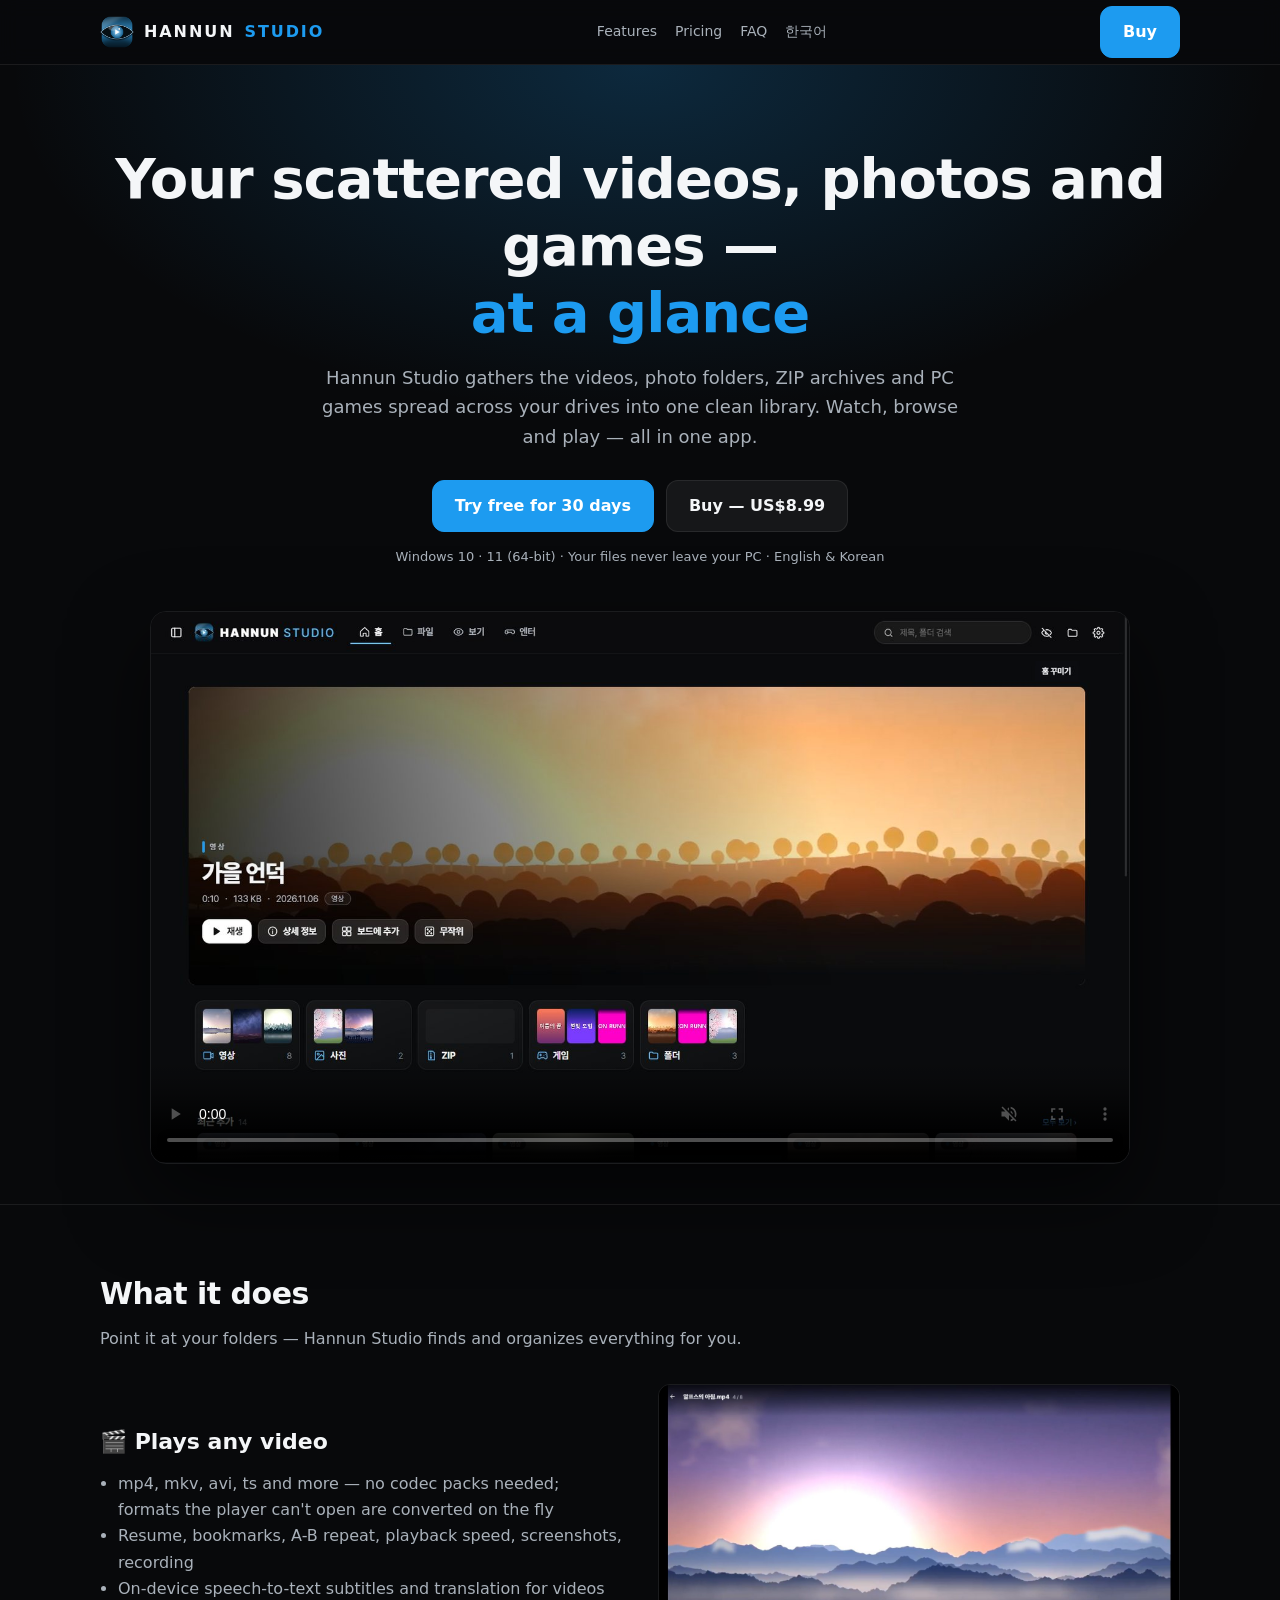
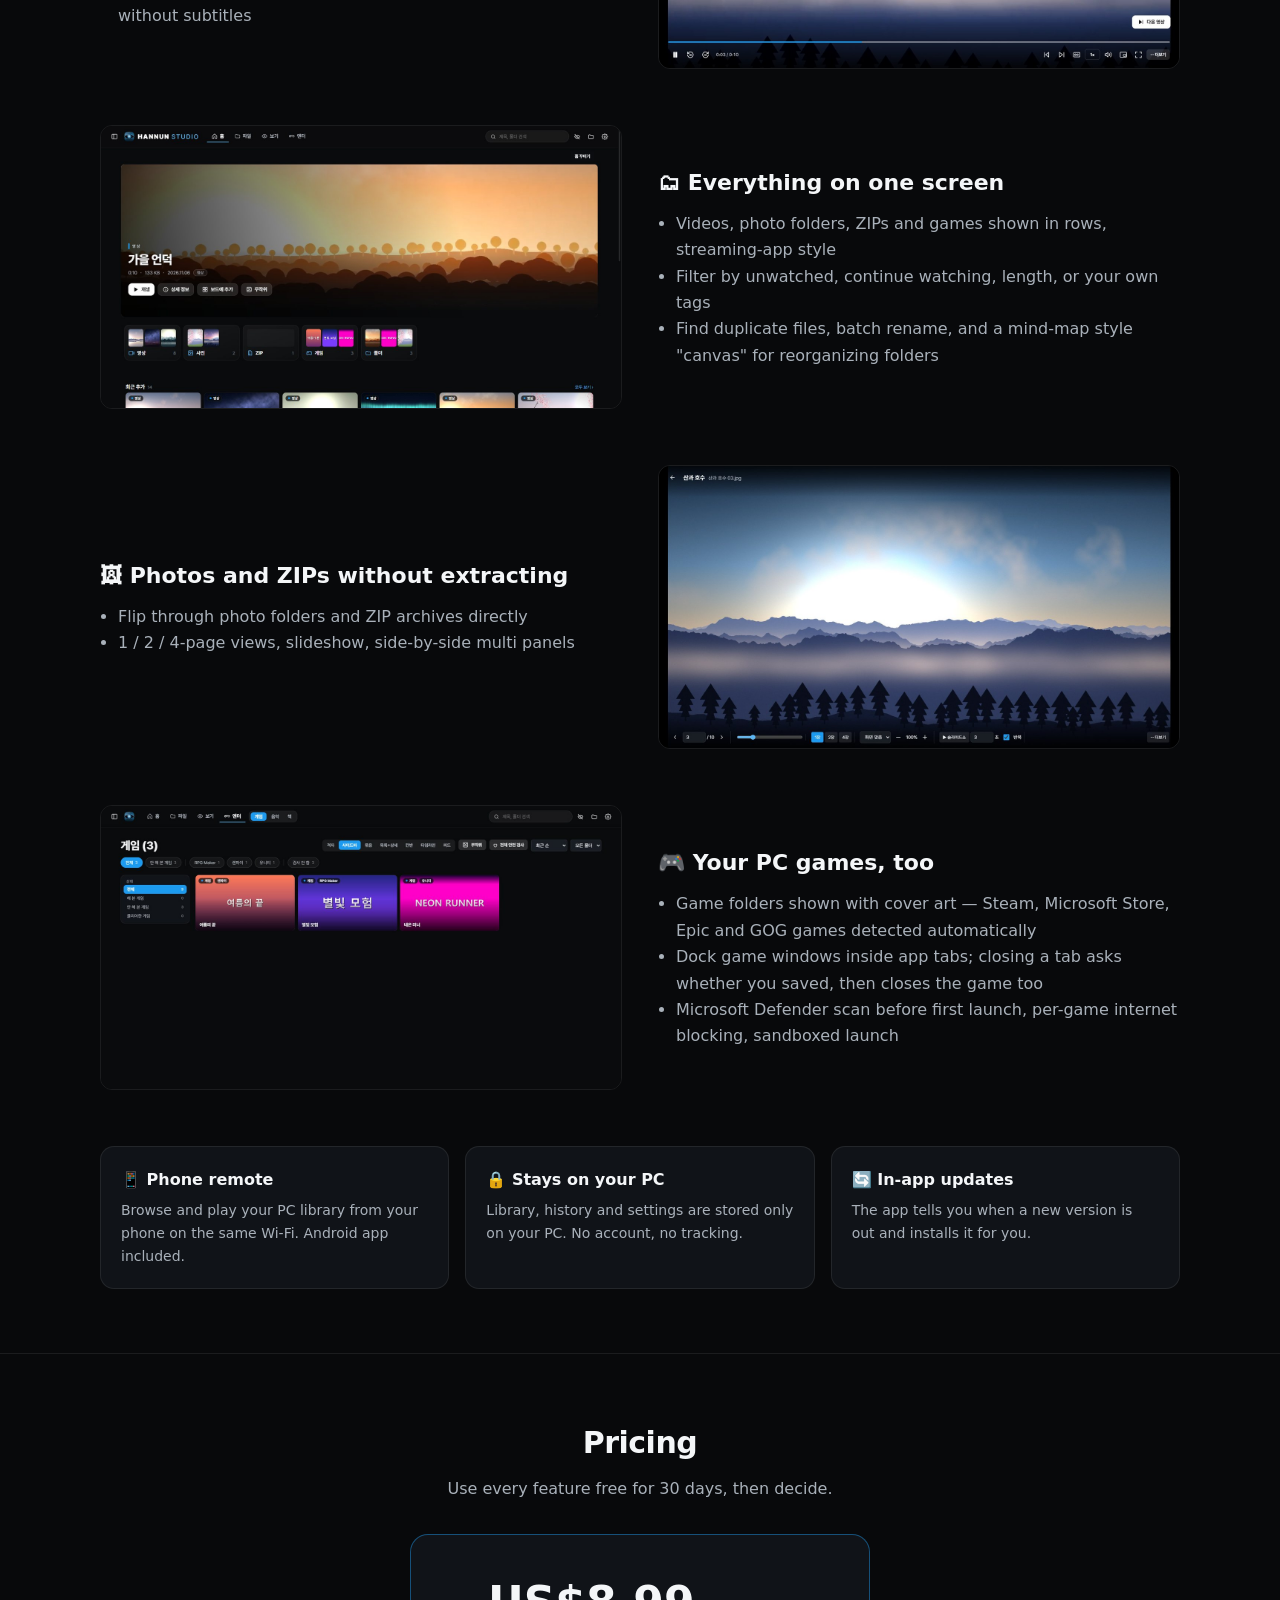
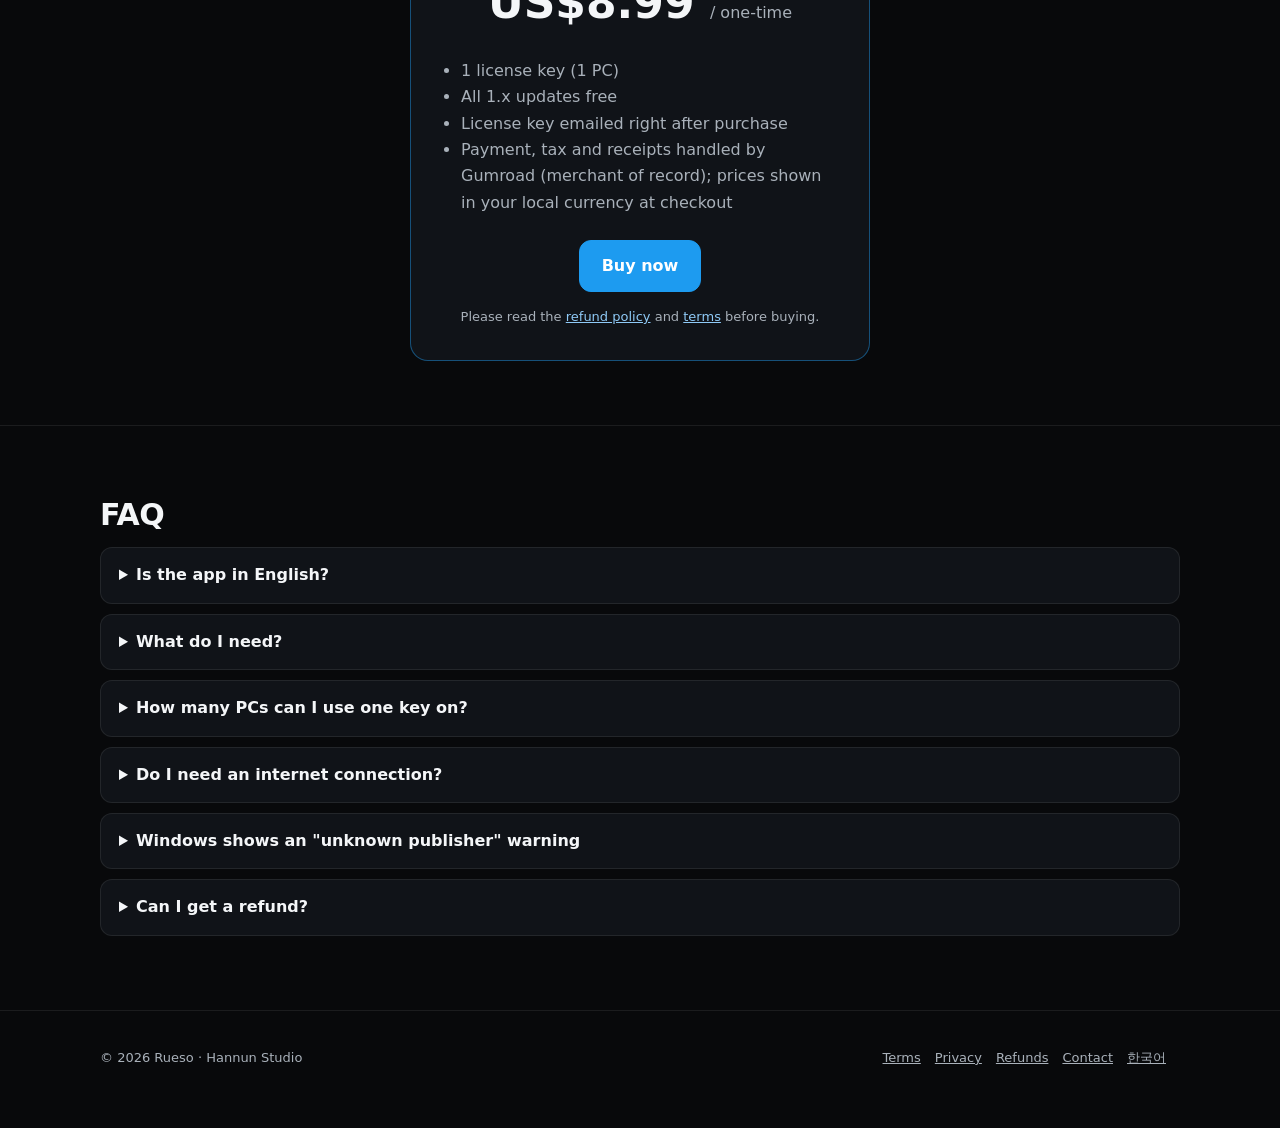
<file: en/index.html>
<!doctype html>
<html lang="en">
<head>
<meta charset="utf-8">
<meta name="viewport" content="width=device-width, initial-scale=1">
<title>Hannun Studio — your videos, photos and games in one place</title>
<meta name="description" content="A Windows desktop app that organizes the videos, photo folders, ZIP archives and PC games scattered across your drives into one library.">
<link rel="icon" href="../img/logo.png">
<link rel="stylesheet" href="../style.css">
</head>
<body>
<header class="top"><div class="wrap">
  <a class="brand" href="./"><img src="../img/logo.png" alt="">HANNUN <span>STUDIO</span></a>
  <nav class="links"><a href="#features">Features</a><a href="#price">Pricing</a><a href="#faq">FAQ</a><a href="../">한국어</a></nav>
  <a class="btn primary" href="https://8444065425927.gumroad.com/l/hannunstudio-en">Buy</a>
</div></header>

<div class="hero"><div class="wrap">
  <h1>Your scattered videos, photos and games —<br><em>at a glance</em></h1>
  <p>Hannun Studio gathers the videos, photo folders, ZIP archives and PC games spread across your drives into one clean library. Watch, browse and play — all in one app.</p>
  <div class="cta">
    <a class="btn primary" href="https://github.com/hannunstudio/hannunstudio.github.io/releases/latest/download/HannunStudio-Setup.exe">Try free for 30 days</a>
    <a class="btn" href="#price">Buy — US$8.99</a>
  </div>
  <small>Windows 10 · 11 (64-bit) · Your files never leave your PC · English &amp; Korean</small>
  <div class="video"><video src="../img/promo.mp4" poster="../img/banner.jpg" autoplay muted loop playsinline controls></video></div>
</div></div>

<section id="features"><div class="wrap">
  <h2>What it does</h2>
  <p class="lead">Point it at your folders — Hannun Studio finds and organizes everything for you.</p>

  <div class="feat">
    <div><h3>🎬 Plays any video</h3><ul>
      <li>mp4, mkv, avi, ts and more — no codec packs needed; formats the player can't open are converted on the fly</li>
      <li>Resume, bookmarks, A-B repeat, playback speed, screenshots, recording</li>
      <li>On-device speech-to-text subtitles and translation for videos without subtitles</li>
    </ul></div>
    <div class="shot"><img src="../img/player.jpg" alt="Video player" loading="lazy"></div>
  </div>

  <div class="feat">
    <div><h3>🗂 Everything on one screen</h3><ul>
      <li>Videos, photo folders, ZIPs and games shown in rows, streaming-app style</li>
      <li>Filter by unwatched, continue watching, length, or your own tags</li>
      <li>Find duplicate files, batch rename, and a mind-map style "canvas" for reorganizing folders</li>
    </ul></div>
    <div class="shot"><img src="../img/home.jpg" alt="Home screen" loading="lazy"></div>
  </div>

  <div class="feat">
    <div><h3>🖼 Photos and ZIPs without extracting</h3><ul>
      <li>Flip through photo folders and ZIP archives directly</li>
      <li>1 / 2 / 4-page views, slideshow, side-by-side multi panels</li>
    </ul></div>
    <div class="shot"><img src="../img/viewer.jpg" alt="Photo viewer" loading="lazy"></div>
  </div>

  <div class="feat">
    <div><h3>🎮 Your PC games, too</h3><ul>
      <li>Game folders shown with cover art — Steam, Microsoft Store, Epic and GOG games detected automatically</li>
      <li>Dock game windows inside app tabs; closing a tab asks whether you saved, then closes the game too</li>
      <li>Microsoft Defender scan before first launch, per-game internet blocking, sandboxed launch</li>
    </ul></div>
    <div class="shot"><img src="../img/games.jpg" alt="Game library" loading="lazy"></div>
  </div>

  <div class="grid3">
    <div class="card"><b>📱 Phone remote</b><p>Browse and play your PC library from your phone on the same Wi-Fi. Android app included.</p></div>
    <div class="card"><b>🔒 Stays on your PC</b><p>Library, history and settings are stored only on your PC. No account, no tracking.</p></div>
    <div class="card"><b>🔄 In-app updates</b><p>The app tells you when a new version is out and installs it for you.</p></div>
  </div>
</div></section>

<section id="price"><div class="wrap">
  <h2 style="text-align:center">Pricing</h2>
  <p class="lead" style="text-align:center">Use every feature free for 30 days, then decide.</p>
  <div class="price">
    <div class="amt">US$8.99 <small>/ one-time</small></div>
    <ul>
      <li>1 license key (1 PC)</li>
      <li>All 1.x updates free</li>
      <li>License key emailed right after purchase</li>
      <li>Payment, tax and receipts handled by Gumroad (merchant of record); prices shown in your local currency at checkout</li>
    </ul>
    <a class="btn primary" href="https://8444065425927.gumroad.com/l/hannunstudio-en">Buy now</a>
    <p style="color:var(--text2);font-size:13px;margin:14px 0 0">Please read the <a href="refund.html">refund policy</a> and <a href="terms.html">terms</a> before buying.</p>
  </div>
</div></section>

<section id="faq"><div class="wrap">
  <h2>FAQ</h2>
  <details><summary>Is the app in English?</summary><p>Yes. The app and the phone app come in English and Korean, following your Windows (and phone) language. You can switch in Settings → Display → Language.</p></details>
  <details><summary>What do I need?</summary><p>Windows 10 or 11 (64-bit). macOS is not supported yet.</p></details>
  <details><summary>How many PCs can I use one key on?</summary><p>One PC. When you change PCs, remove the key in Settings → About and register it on the new PC.</p></details>
  <details><summary>Do I need an internet connection?</summary><p>Only to register the license key and to download updates. Everything else works offline.</p></details>
  <details><summary>Windows shows an "unknown publisher" warning</summary><p>The app is made by an independent developer and is not code-signed yet. Click "More info → Run anyway" to install.</p></details>
  <details><summary>Can I get a refund?</summary><p>Yes — full refund within 14 days of purchase. See the <a href="refund.html">refund policy</a>.</p></details>
</div></section>

<footer><div class="wrap">
  <div>© 2026 Rueso · Hannun Studio</div>
  <div><a href="terms.html">Terms</a><a href="privacy.html">Privacy</a><a href="refund.html">Refunds</a><a href="mailto:yns747@gmail.com">Contact</a><a href="../">한국어</a></div>
</div></footer>
</body>
</html>
</file>
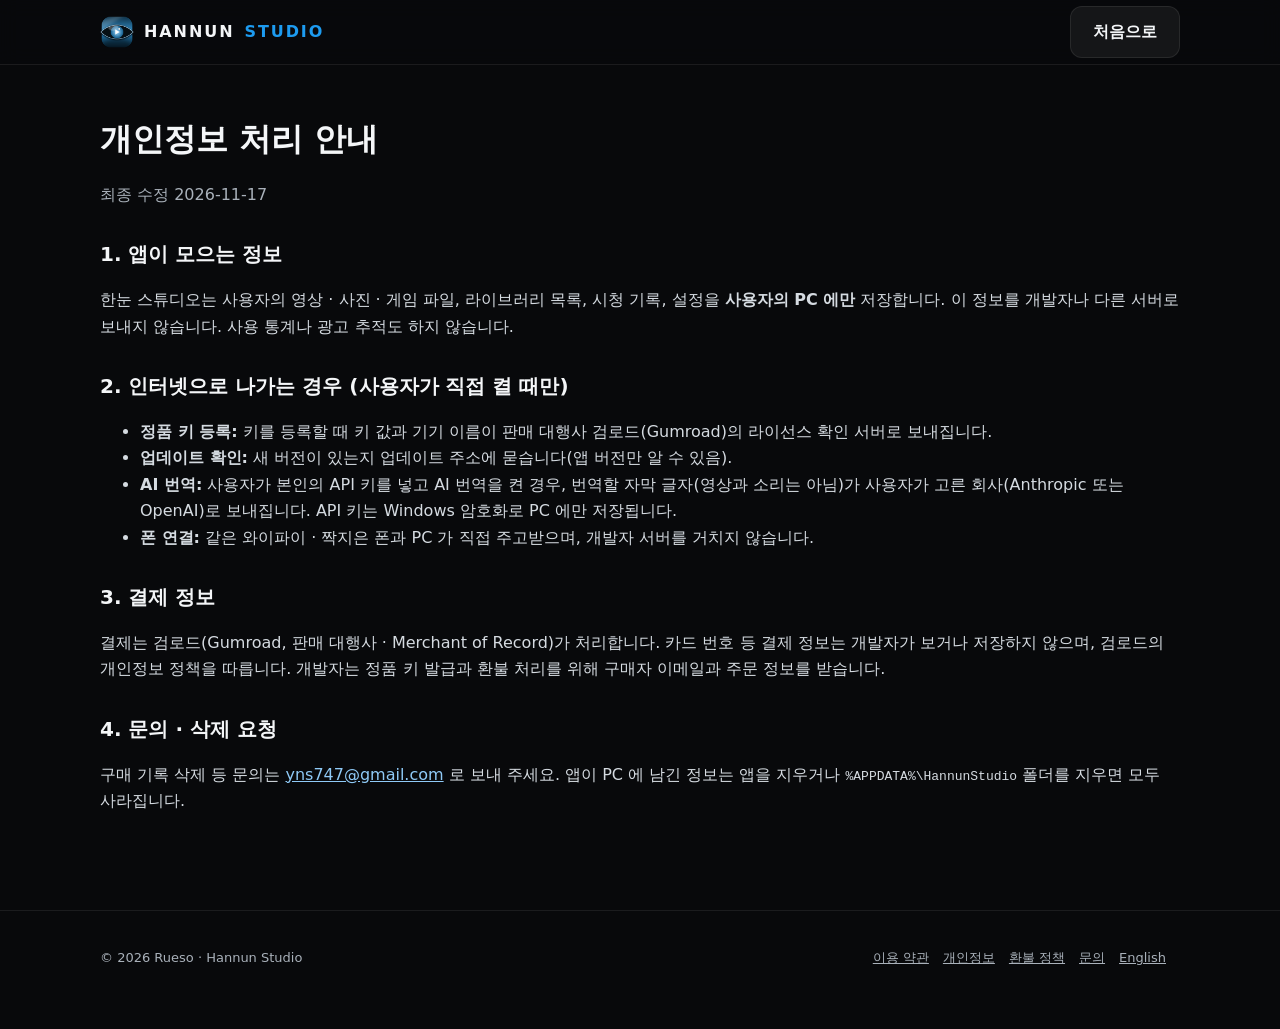
<file: privacy.html>
<!doctype html>
<html lang="ko"><head><meta charset="utf-8"><meta name="viewport" content="width=device-width, initial-scale=1"><title>개인정보 — 한눈 스튜디오</title><link rel="icon" href="img/logo.png"><link rel="stylesheet" href="style.css"></head><body>
<header class="top"><div class="wrap"><a class="brand" href="index.html"><img src="img/logo.png" alt="">HANNUN <span>STUDIO</span></a><a class="btn" href="index.html">처음으로</a></div></header>
<main class="doc"><div class="wrap">
<h1>개인정보 처리 안내</h1>
<p class="muted">최종 수정 2026-11-17</p>

<h2>1. 앱이 모으는 정보</h2>
<p>한눈 스튜디오는 사용자의 영상 · 사진 · 게임 파일, 라이브러리 목록, 시청 기록, 설정을 <b>사용자의 PC 에만</b> 저장합니다. 이 정보를 개발자나 다른 서버로 보내지 않습니다. 사용 통계나 광고 추적도 하지 않습니다.</p>

<h2>2. 인터넷으로 나가는 경우 (사용자가 직접 켤 때만)</h2>
<ul>
<li><b>정품 키 등록:</b> 키를 등록할 때 키 값과 기기 이름이 판매 대행사 검로드(Gumroad)의 라이선스 확인 서버로 보내집니다.</li>
<li><b>업데이트 확인:</b> 새 버전이 있는지 업데이트 주소에 묻습니다(앱 버전만 알 수 있음).</li>
<li><b>AI 번역:</b> 사용자가 본인의 API 키를 넣고 AI 번역을 켠 경우, 번역할 자막 글자(영상과 소리는 아님)가 사용자가 고른 회사(Anthropic 또는 OpenAI)로 보내집니다. API 키는 Windows 암호화로 PC 에만 저장됩니다.</li>
<li><b>폰 연결:</b> 같은 와이파이 · 짝지은 폰과 PC 가 직접 주고받으며, 개발자 서버를 거치지 않습니다.</li>
</ul>

<h2>3. 결제 정보</h2>
<p>결제는 검로드(Gumroad, 판매 대행사 · Merchant of Record)가 처리합니다. 카드 번호 등 결제 정보는 개발자가 보거나 저장하지 않으며, 검로드의 개인정보 정책을 따릅니다. 개발자는 정품 키 발급과 환불 처리를 위해 구매자 이메일과 주문 정보를 받습니다.</p>

<h2>4. 문의 · 삭제 요청</h2>
<p>구매 기록 삭제 등 문의는 <a href="mailto:yns747@gmail.com">yns747@gmail.com</a> 로 보내 주세요. 앱이 PC 에 남긴 정보는 앱을 지우거나 <code>%APPDATA%\HannunStudio</code> 폴더를 지우면 모두 사라집니다.</p>
</div></main>
<footer><div class="wrap"><div>© 2026 Rueso · Hannun Studio</div><div><a href="terms.html">이용 약관</a><a href="privacy.html">개인정보</a><a href="refund.html">환불 정책</a><a href="mailto:yns747@gmail.com">문의</a><a href="en/">English</a></div></div></footer>
</body></html>
</file>
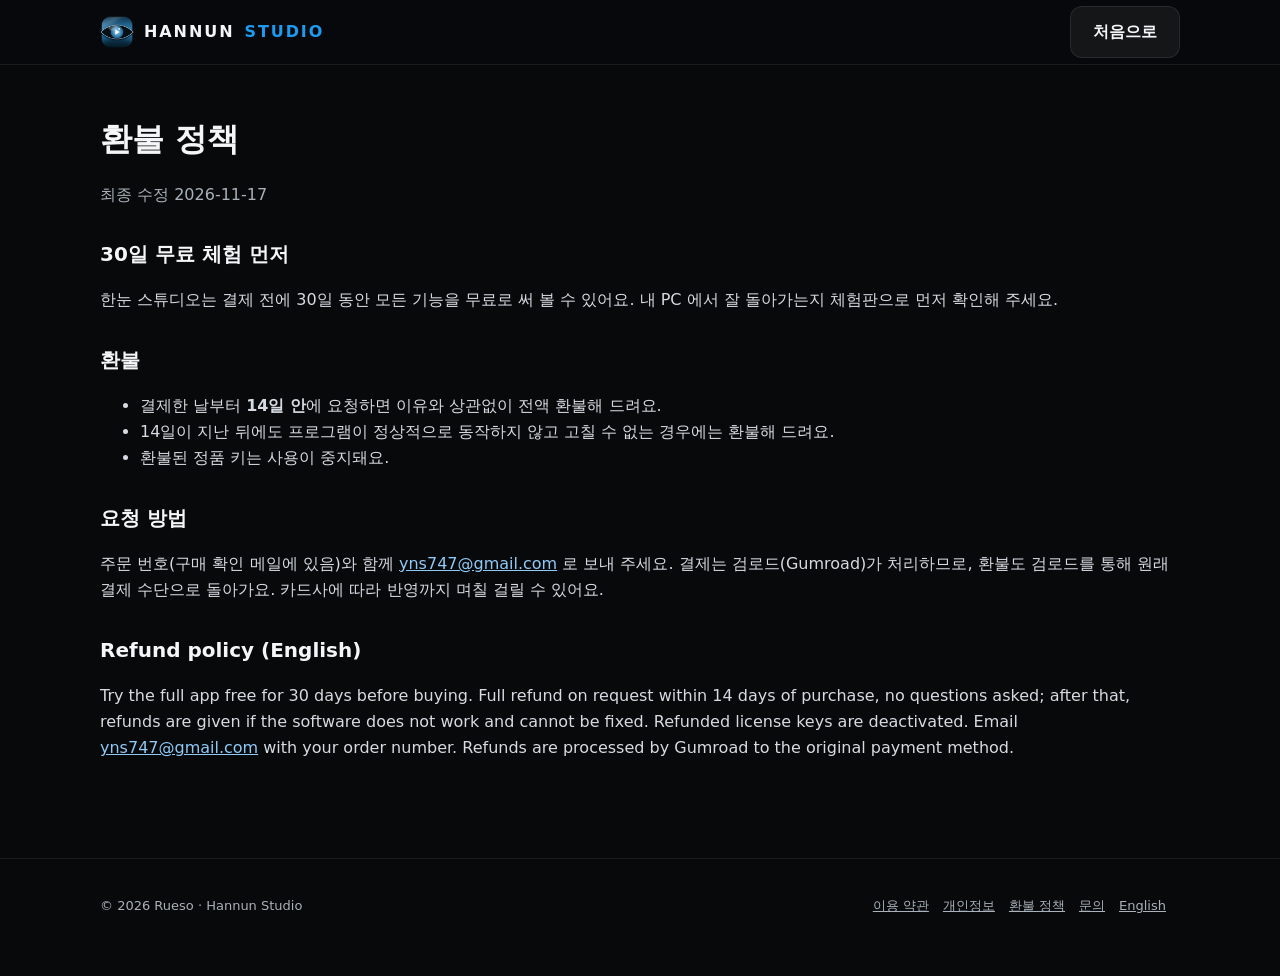
<file: refund.html>
<!doctype html>
<html lang="ko"><head><meta charset="utf-8"><meta name="viewport" content="width=device-width, initial-scale=1"><title>환불 정책 — 한눈 스튜디오</title><link rel="icon" href="img/logo.png"><link rel="stylesheet" href="style.css"></head><body>
<header class="top"><div class="wrap"><a class="brand" href="index.html"><img src="img/logo.png" alt="">HANNUN <span>STUDIO</span></a><a class="btn" href="index.html">처음으로</a></div></header>
<main class="doc"><div class="wrap">
<h1>환불 정책</h1>
<p class="muted">최종 수정 2026-11-17</p>

<h2>30일 무료 체험 먼저</h2>
<p>한눈 스튜디오는 결제 전에 30일 동안 모든 기능을 무료로 써 볼 수 있어요. 내 PC 에서 잘 돌아가는지 체험판으로 먼저 확인해 주세요.</p>

<h2>환불</h2>
<ul>
<li>결제한 날부터 <b>14일 안</b>에 요청하면 이유와 상관없이 전액 환불해 드려요.</li>
<li>14일이 지난 뒤에도 프로그램이 정상적으로 동작하지 않고 고칠 수 없는 경우에는 환불해 드려요.</li>
<li>환불된 정품 키는 사용이 중지돼요.</li>
</ul>

<h2>요청 방법</h2>
<p>주문 번호(구매 확인 메일에 있음)와 함께 <a href="mailto:yns747@gmail.com">yns747@gmail.com</a> 로 보내 주세요. 결제는 검로드(Gumroad)가 처리하므로, 환불도 검로드를 통해 원래 결제 수단으로 돌아가요. 카드사에 따라 반영까지 며칠 걸릴 수 있어요.</p>

<h2 id="en">Refund policy (English)</h2>
<p>Try the full app free for 30 days before buying. Full refund on request within 14 days of purchase, no questions asked; after that, refunds are given if the software does not work and cannot be fixed. Refunded license keys are deactivated. Email <a href="mailto:yns747@gmail.com">yns747@gmail.com</a> with your order number. Refunds are processed by Gumroad to the original payment method.</p>
</div></main>
<footer><div class="wrap"><div>© 2026 Rueso · Hannun Studio</div><div><a href="terms.html">이용 약관</a><a href="privacy.html">개인정보</a><a href="refund.html">환불 정책</a><a href="mailto:yns747@gmail.com">문의</a><a href="en/">English</a></div></div></footer>
</body></html>
</file>
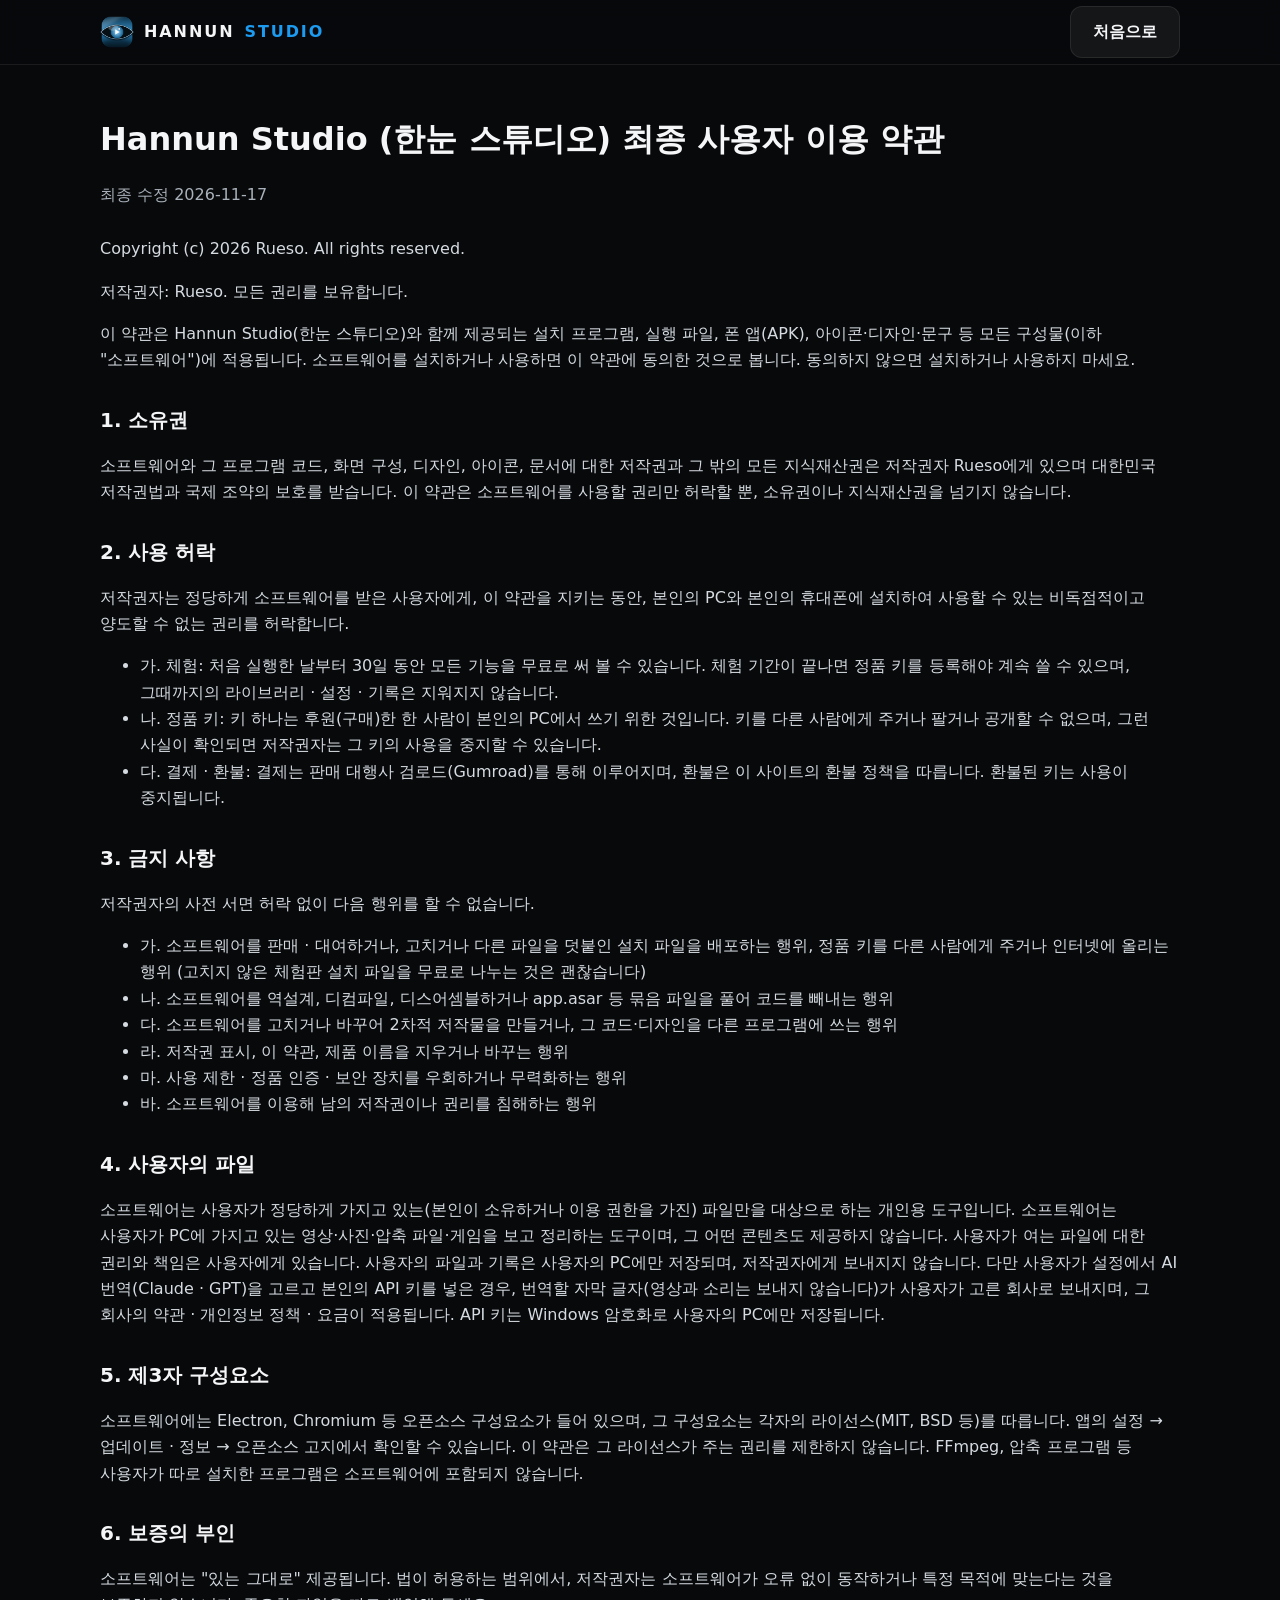
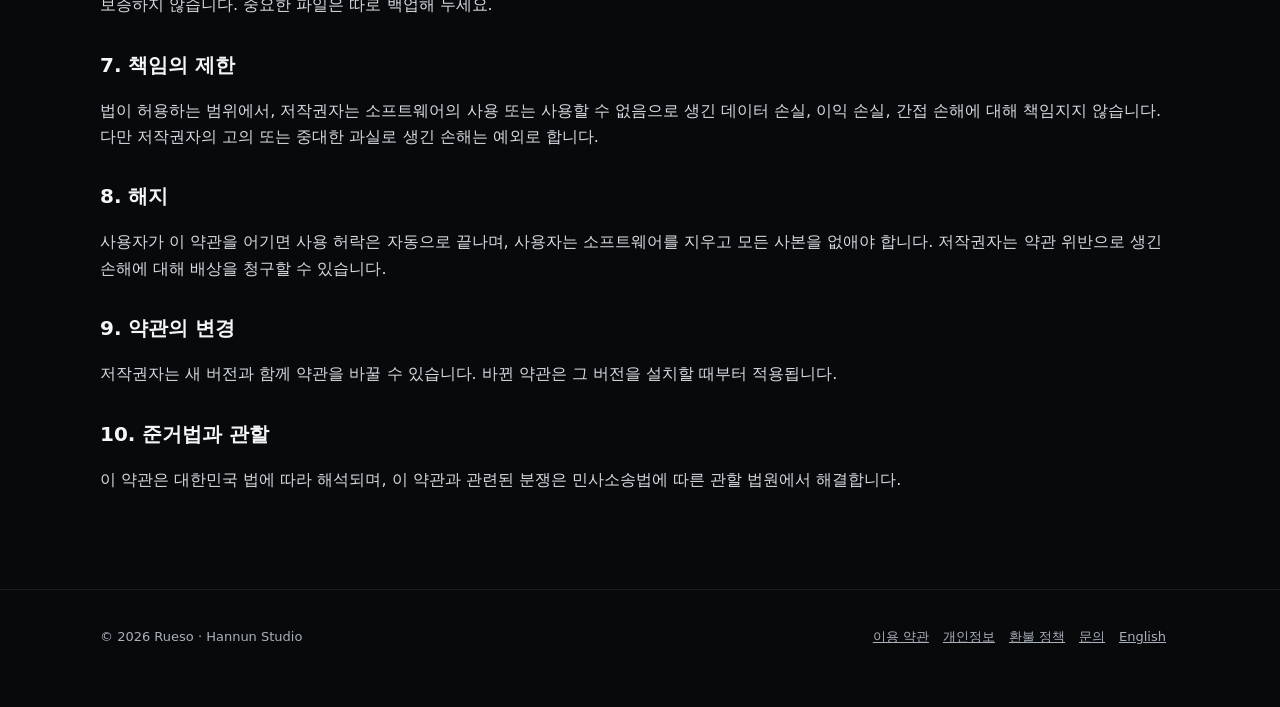
<file: terms.html>
<!doctype html>
<html lang="ko"><head><meta charset="utf-8"><meta name="viewport" content="width=device-width, initial-scale=1"><title>이용 약관 — 한눈 스튜디오</title><link rel="icon" href="img/logo.png"><link rel="stylesheet" href="style.css"></head><body>
<header class="top"><div class="wrap"><a class="brand" href="index.html"><img src="img/logo.png" alt="">HANNUN <span>STUDIO</span></a><a class="btn" href="index.html">처음으로</a></div></header>
<main class="doc"><div class="wrap"><h1>Hannun Studio (한눈 스튜디오) 최종 사용자 이용 약관</h1><p class="muted">최종 수정 2026-11-17</p>
<p>Copyright (c) 2026 Rueso. All rights reserved.</p>
<p>저작권자: Rueso. 모든 권리를 보유합니다.</p>
<p>이 약관은 Hannun Studio(한눈 스튜디오)와 함께 제공되는 설치 프로그램, 실행 파일, 폰 앱(APK), 아이콘·디자인·문구 등 모든 구성물(이하 "소프트웨어")에 적용됩니다. 소프트웨어를 설치하거나 사용하면 이 약관에 동의한 것으로 봅니다. 동의하지 않으면 설치하거나 사용하지 마세요.</p>
<h2>1. 소유권</h2>
<p>소프트웨어와 그 프로그램 코드, 화면 구성, 디자인, 아이콘, 문서에 대한 저작권과 그 밖의 모든 지식재산권은 저작권자 Rueso에게 있으며 대한민국 저작권법과 국제 조약의 보호를 받습니다. 이 약관은 소프트웨어를 사용할 권리만 허락할 뿐, 소유권이나 지식재산권을 넘기지 않습니다.</p>
<h2>2. 사용 허락</h2>
<p>저작권자는 정당하게 소프트웨어를 받은 사용자에게, 이 약관을 지키는 동안, 본인의 PC와 본인의 휴대폰에 설치하여 사용할 수 있는 비독점적이고 양도할 수 없는 권리를 허락합니다.</p>
<ul>
<li>가. 체험: 처음 실행한 날부터 30일 동안 모든 기능을 무료로 써 볼 수 있습니다. 체험 기간이 끝나면 정품 키를 등록해야 계속 쓸 수 있으며, 그때까지의 라이브러리 · 설정 · 기록은 지워지지 않습니다.</li>
<li>나. 정품 키: 키 하나는 후원(구매)한 한 사람이 본인의 PC에서 쓰기 위한 것입니다. 키를 다른 사람에게 주거나 팔거나 공개할 수 없으며, 그런 사실이 확인되면 저작권자는 그 키의 사용을 중지할 수 있습니다.</li>
<li>다. 결제 · 환불: 결제는 판매 대행사 검로드(Gumroad)를 통해 이루어지며, 환불은 이 사이트의 환불 정책을 따릅니다. 환불된 키는 사용이 중지됩니다.</li>
</ul>
<h2>3. 금지 사항</h2>
<p>저작권자의 사전 서면 허락 없이 다음 행위를 할 수 없습니다.</p>
<ul>
<li>가. 소프트웨어를 판매 · 대여하거나, 고치거나 다른 파일을 덧붙인 설치 파일을 배포하는 행위, 정품 키를 다른 사람에게 주거나 인터넷에 올리는 행위 (고치지 않은 체험판 설치 파일을 무료로 나누는 것은 괜찮습니다)</li>
<li>나. 소프트웨어를 역설계, 디컴파일, 디스어셈블하거나 app.asar 등 묶음 파일을 풀어 코드를 빼내는 행위</li>
<li>다. 소프트웨어를 고치거나 바꾸어 2차적 저작물을 만들거나, 그 코드·디자인을 다른 프로그램에 쓰는 행위</li>
<li>라. 저작권 표시, 이 약관, 제품 이름을 지우거나 바꾸는 행위</li>
<li>마. 사용 제한 · 정품 인증 · 보안 장치를 우회하거나 무력화하는 행위</li>
<li>바. 소프트웨어를 이용해 남의 저작권이나 권리를 침해하는 행위</li>
</ul>
<h2>4. 사용자의 파일</h2>
<p>소프트웨어는 사용자가 정당하게 가지고 있는(본인이 소유하거나 이용 권한을 가진) 파일만을 대상으로 하는 개인용 도구입니다. 소프트웨어는 사용자가 PC에 가지고 있는 영상·사진·압축 파일·게임을 보고 정리하는 도구이며, 그 어떤 콘텐츠도 제공하지 않습니다. 사용자가 여는 파일에 대한 권리와 책임은 사용자에게 있습니다. 사용자의 파일과 기록은 사용자의 PC에만 저장되며, 저작권자에게 보내지지 않습니다. 다만 사용자가 설정에서 AI 번역(Claude · GPT)을 고르고 본인의 API 키를 넣은 경우, 번역할 자막 글자(영상과 소리는 보내지 않습니다)가 사용자가 고른 회사로 보내지며, 그 회사의 약관 · 개인정보 정책 · 요금이 적용됩니다. API 키는 Windows 암호화로 사용자의 PC에만 저장됩니다.</p>
<h2>5. 제3자 구성요소</h2>
<p>소프트웨어에는 Electron, Chromium 등 오픈소스 구성요소가 들어 있으며, 그 구성요소는 각자의 라이선스(MIT, BSD 등)를 따릅니다. 앱의 설정 → 업데이트 · 정보 → 오픈소스 고지에서 확인할 수 있습니다. 이 약관은 그 라이선스가 주는 권리를 제한하지 않습니다. FFmpeg, 압축 프로그램 등 사용자가 따로 설치한 프로그램은 소프트웨어에 포함되지 않습니다.</p>
<h2>6. 보증의 부인</h2>
<p>소프트웨어는 "있는 그대로" 제공됩니다. 법이 허용하는 범위에서, 저작권자는 소프트웨어가 오류 없이 동작하거나 특정 목적에 맞는다는 것을 보증하지 않습니다. 중요한 파일은 따로 백업해 두세요.</p>
<h2>7. 책임의 제한</h2>
<p>법이 허용하는 범위에서, 저작권자는 소프트웨어의 사용 또는 사용할 수 없음으로 생긴 데이터 손실, 이익 손실, 간접 손해에 대해 책임지지 않습니다. 다만 저작권자의 고의 또는 중대한 과실로 생긴 손해는 예외로 합니다.</p>
<h2>8. 해지</h2>
<p>사용자가 이 약관을 어기면 사용 허락은 자동으로 끝나며, 사용자는 소프트웨어를 지우고 모든 사본을 없애야 합니다. 저작권자는 약관 위반으로 생긴 손해에 대해 배상을 청구할 수 있습니다.</p>
<h2>9. 약관의 변경</h2>
<p>저작권자는 새 버전과 함께 약관을 바꿀 수 있습니다. 바뀐 약관은 그 버전을 설치할 때부터 적용됩니다.</p>
<h2>10. 준거법과 관할</h2>
<p>이 약관은 대한민국 법에 따라 해석되며, 이 약관과 관련된 분쟁은 민사소송법에 따른 관할 법원에서 해결합니다.</p>
</div></main>
<footer><div class="wrap"><div>© 2026 Rueso · Hannun Studio</div><div><a href="terms.html">이용 약관</a><a href="privacy.html">개인정보</a><a href="refund.html">환불 정책</a><a href="mailto:yns747@gmail.com">문의</a><a href="en/">English</a></div></div></footer></body></html>
</file>
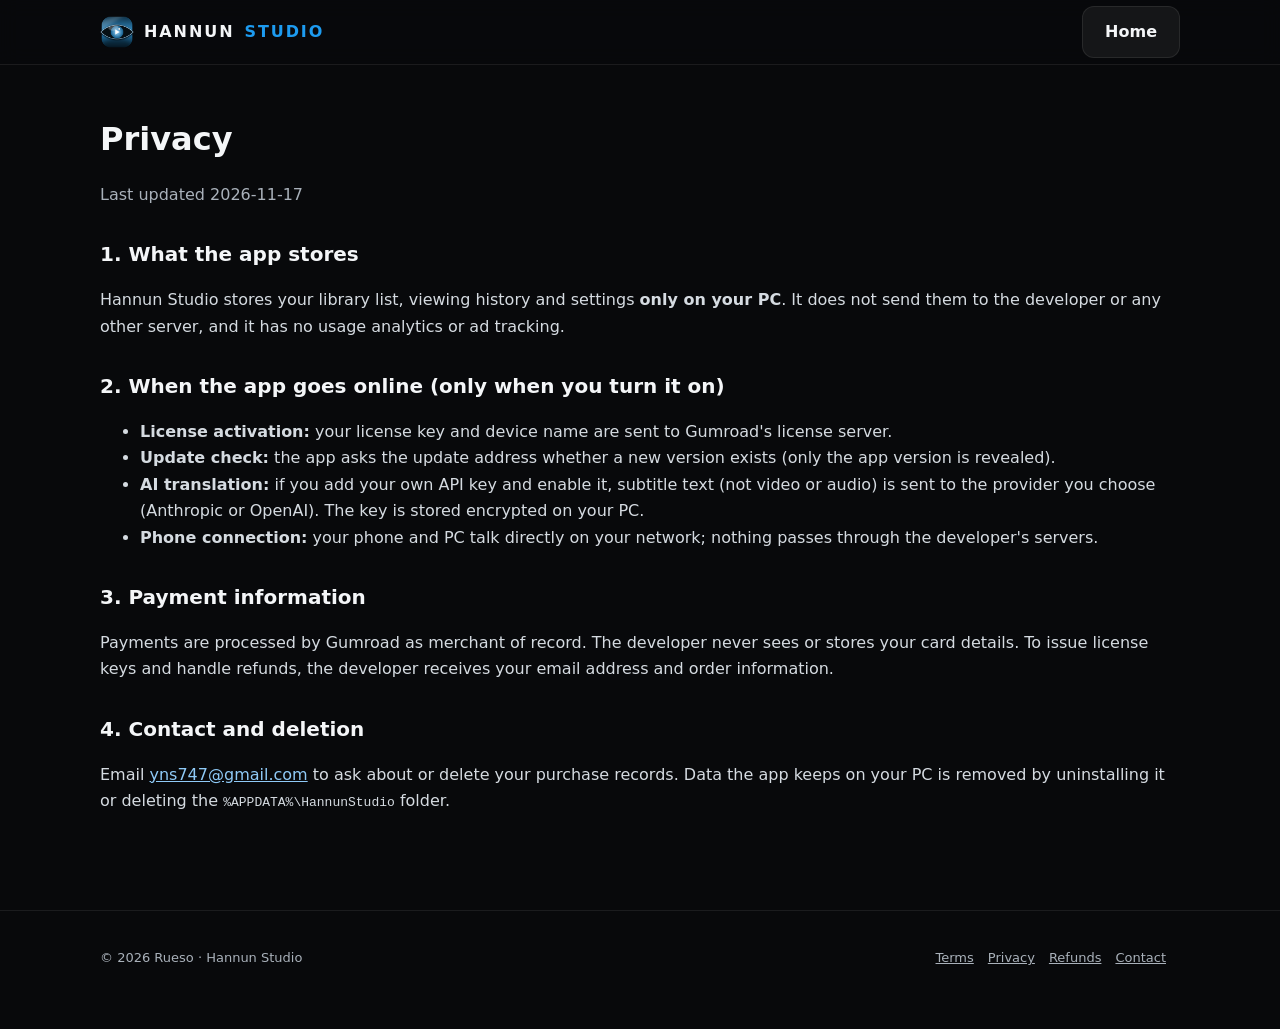
<file: en/privacy.html>
<!doctype html>
<html lang="en"><head><meta charset="utf-8"><meta name="viewport" content="width=device-width, initial-scale=1"><title>Privacy — Hannun Studio</title><link rel="icon" href="../img/logo.png"><link rel="stylesheet" href="../style.css"></head><body>
<header class="top"><div class="wrap"><a class="brand" href="./"><img src="../img/logo.png" alt="">HANNUN <span>STUDIO</span></a><a class="btn" href="./">Home</a></div></header>
<main class="doc"><div class="wrap">
<h1>Privacy</h1>
<p class="muted">Last updated 2026-11-17</p>

<h2>1. What the app stores</h2>
<p>Hannun Studio stores your library list, viewing history and settings <b>only on your PC</b>. It does not send them to the developer or any other server, and it has no usage analytics or ad tracking.</p>

<h2>2. When the app goes online (only when you turn it on)</h2>
<ul>
<li><b>License activation:</b> your license key and device name are sent to Gumroad's license server.</li>
<li><b>Update check:</b> the app asks the update address whether a new version exists (only the app version is revealed).</li>
<li><b>AI translation:</b> if you add your own API key and enable it, subtitle text (not video or audio) is sent to the provider you choose (Anthropic or OpenAI). The key is stored encrypted on your PC.</li>
<li><b>Phone connection:</b> your phone and PC talk directly on your network; nothing passes through the developer's servers.</li>
</ul>

<h2>3. Payment information</h2>
<p>Payments are processed by Gumroad as merchant of record. The developer never sees or stores your card details. To issue license keys and handle refunds, the developer receives your email address and order information.</p>

<h2>4. Contact and deletion</h2>
<p>Email <a href="mailto:yns747@gmail.com">yns747@gmail.com</a> to ask about or delete your purchase records. Data the app keeps on your PC is removed by uninstalling it or deleting the <code>%APPDATA%\HannunStudio</code> folder.</p>
</div></main>
<footer><div class="wrap"><div>© 2026 Rueso · Hannun Studio</div><div><a href="terms.html">Terms</a><a href="privacy.html">Privacy</a><a href="refund.html">Refunds</a><a href="mailto:yns747@gmail.com">Contact</a></div></div></footer>
</body></html>
</file>
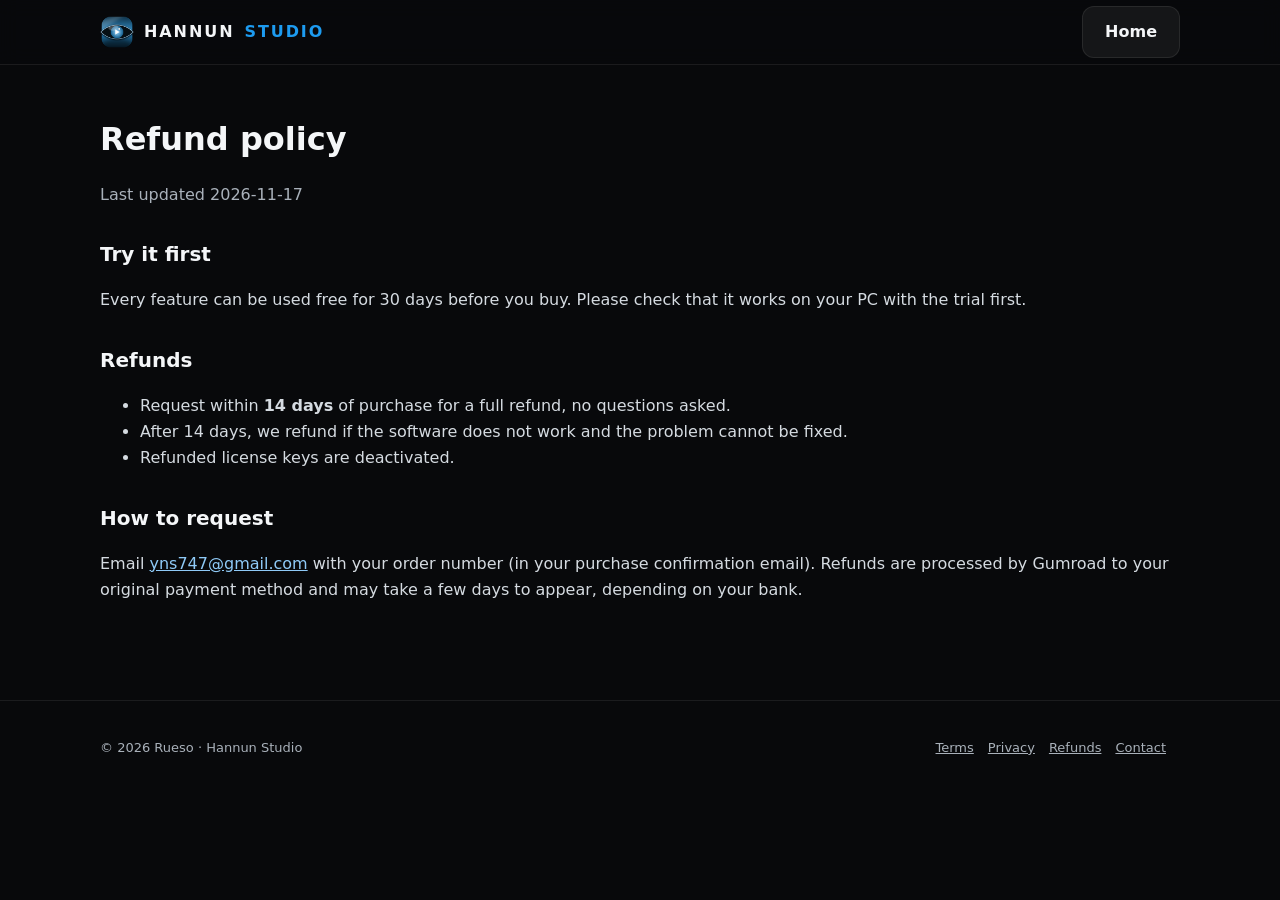
<file: en/refund.html>
<!doctype html>
<html lang="en"><head><meta charset="utf-8"><meta name="viewport" content="width=device-width, initial-scale=1"><title>Refund policy — Hannun Studio</title><link rel="icon" href="../img/logo.png"><link rel="stylesheet" href="../style.css"></head><body>
<header class="top"><div class="wrap"><a class="brand" href="./"><img src="../img/logo.png" alt="">HANNUN <span>STUDIO</span></a><a class="btn" href="./">Home</a></div></header>
<main class="doc"><div class="wrap">
<h1>Refund policy</h1>
<p class="muted">Last updated 2026-11-17</p>

<h2>Try it first</h2>
<p>Every feature can be used free for 30 days before you buy. Please check that it works on your PC with the trial first.</p>

<h2>Refunds</h2>
<ul>
<li>Request within <b>14 days</b> of purchase for a full refund, no questions asked.</li>
<li>After 14 days, we refund if the software does not work and the problem cannot be fixed.</li>
<li>Refunded license keys are deactivated.</li>
</ul>

<h2>How to request</h2>
<p>Email <a href="mailto:yns747@gmail.com">yns747@gmail.com</a> with your order number (in your purchase confirmation email). Refunds are processed by Gumroad to your original payment method and may take a few days to appear, depending on your bank.</p>
</div></main>
<footer><div class="wrap"><div>© 2026 Rueso · Hannun Studio</div><div><a href="terms.html">Terms</a><a href="privacy.html">Privacy</a><a href="refund.html">Refunds</a><a href="mailto:yns747@gmail.com">Contact</a></div></div></footer>
</body></html>
</file>
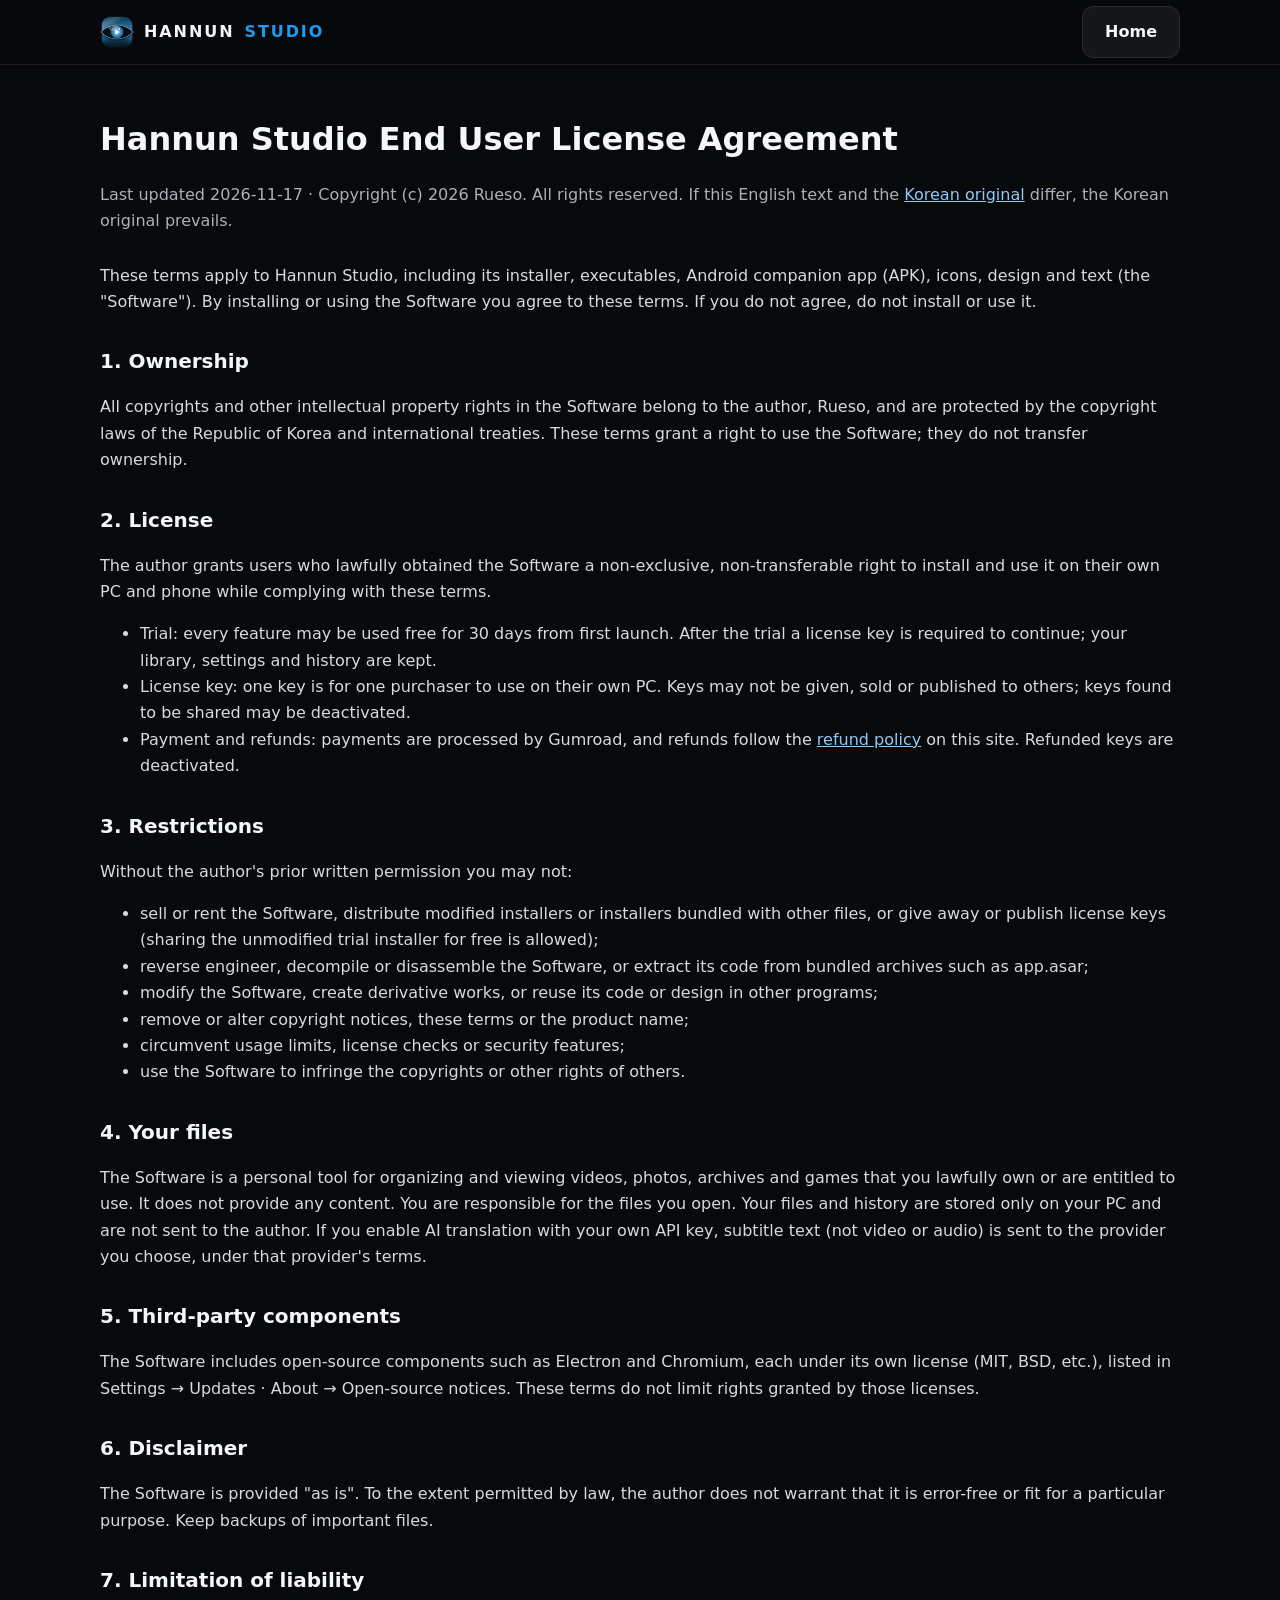
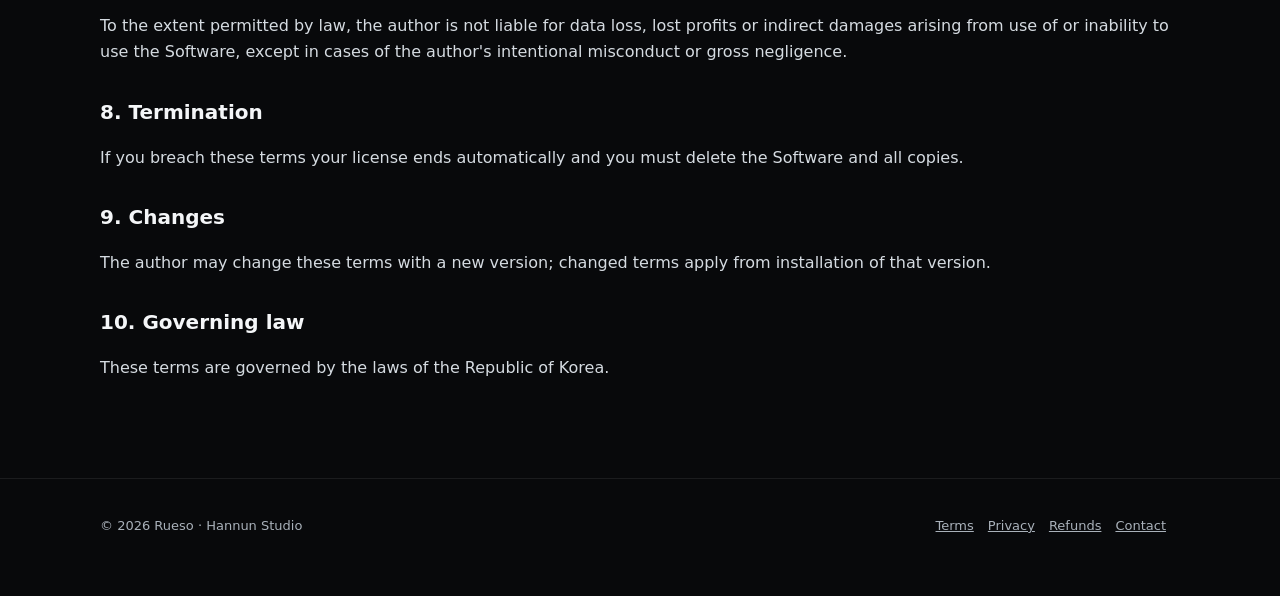
<file: en/terms.html>
<!doctype html>
<html lang="en"><head><meta charset="utf-8"><meta name="viewport" content="width=device-width, initial-scale=1"><title>Terms of Use — Hannun Studio</title><link rel="icon" href="../img/logo.png"><link rel="stylesheet" href="../style.css"></head><body>
<header class="top"><div class="wrap"><a class="brand" href="./"><img src="../img/logo.png" alt="">HANNUN <span>STUDIO</span></a><a class="btn" href="./">Home</a></div></header>
<main class="doc"><div class="wrap">
<h1>Hannun Studio End User License Agreement</h1>
<p class="muted">Last updated 2026-11-17 · Copyright (c) 2026 Rueso. All rights reserved. If this English text and the <a href="../terms.html">Korean original</a> differ, the Korean original prevails.</p>
<p>These terms apply to Hannun Studio, including its installer, executables, Android companion app (APK), icons, design and text (the "Software"). By installing or using the Software you agree to these terms. If you do not agree, do not install or use it.</p>

<h2>1. Ownership</h2>
<p>All copyrights and other intellectual property rights in the Software belong to the author, Rueso, and are protected by the copyright laws of the Republic of Korea and international treaties. These terms grant a right to use the Software; they do not transfer ownership.</p>

<h2>2. License</h2>
<p>The author grants users who lawfully obtained the Software a non-exclusive, non-transferable right to install and use it on their own PC and phone while complying with these terms.</p>
<ul>
<li>Trial: every feature may be used free for 30 days from first launch. After the trial a license key is required to continue; your library, settings and history are kept.</li>
<li>License key: one key is for one purchaser to use on their own PC. Keys may not be given, sold or published to others; keys found to be shared may be deactivated.</li>
<li>Payment and refunds: payments are processed by Gumroad, and refunds follow the <a href="refund.html">refund policy</a> on this site. Refunded keys are deactivated.</li>
</ul>

<h2>3. Restrictions</h2>
<p>Without the author's prior written permission you may not:</p>
<ul>
<li>sell or rent the Software, distribute modified installers or installers bundled with other files, or give away or publish license keys (sharing the unmodified trial installer for free is allowed);</li>
<li>reverse engineer, decompile or disassemble the Software, or extract its code from bundled archives such as app.asar;</li>
<li>modify the Software, create derivative works, or reuse its code or design in other programs;</li>
<li>remove or alter copyright notices, these terms or the product name;</li>
<li>circumvent usage limits, license checks or security features;</li>
<li>use the Software to infringe the copyrights or other rights of others.</li>
</ul>

<h2>4. Your files</h2>
<p>The Software is a personal tool for organizing and viewing videos, photos, archives and games that you lawfully own or are entitled to use. It does not provide any content. You are responsible for the files you open. Your files and history are stored only on your PC and are not sent to the author. If you enable AI translation with your own API key, subtitle text (not video or audio) is sent to the provider you choose, under that provider's terms.</p>

<h2>5. Third-party components</h2>
<p>The Software includes open-source components such as Electron and Chromium, each under its own license (MIT, BSD, etc.), listed in Settings → Updates · About → Open-source notices. These terms do not limit rights granted by those licenses.</p>

<h2>6. Disclaimer</h2>
<p>The Software is provided "as is". To the extent permitted by law, the author does not warrant that it is error-free or fit for a particular purpose. Keep backups of important files.</p>

<h2>7. Limitation of liability</h2>
<p>To the extent permitted by law, the author is not liable for data loss, lost profits or indirect damages arising from use of or inability to use the Software, except in cases of the author's intentional misconduct or gross negligence.</p>

<h2>8. Termination</h2>
<p>If you breach these terms your license ends automatically and you must delete the Software and all copies.</p>

<h2>9. Changes</h2>
<p>The author may change these terms with a new version; changed terms apply from installation of that version.</p>

<h2>10. Governing law</h2>
<p>These terms are governed by the laws of the Republic of Korea.</p>
</div></main>
<footer><div class="wrap"><div>© 2026 Rueso · Hannun Studio</div><div><a href="terms.html">Terms</a><a href="privacy.html">Privacy</a><a href="refund.html">Refunds</a><a href="mailto:yns747@gmail.com">Contact</a></div></div></footer>
</body></html>
</file>
<file: style.css>
:root { --bg: #08090b; --bg2: #101318; --line: rgba(255,255,255,.08); --text: #f4f6f8; --text2: #a9b1ba; --accent: #1d9bf0; --accent2: #8fcaf7; }
* { box-sizing: border-box; }
html { scroll-behavior: smooth; }
body { word-break: keep-all; overflow-wrap: anywhere; margin: 0; background: var(--bg); color: var(--text); font-family: 'Pretendard', 'Apple SD Gothic Neo', 'Malgun Gothic', system-ui, sans-serif; line-height: 1.65; }
a { color: var(--accent2); }
.wrap { max-width: 1120px; margin: 0 auto; padding: 0 20px; }
header.top { position: sticky; top: 0; z-index: 10; background: rgba(8,9,11,.82); backdrop-filter: blur(10px); border-bottom: 1px solid var(--line); }
header.top .wrap { display: flex; align-items: center; justify-content: space-between; height: 64px; gap: 16px; }
.brand { display: flex; align-items: center; gap: 10px; text-decoration: none; color: var(--text); font-weight: 800; letter-spacing: .12em; }
.brand img { width: 34px; height: 34px; border-radius: 9px; }
.brand span { color: var(--accent); font-weight: 600; }
nav.links { display: flex; gap: 18px; font-size: 14px; }
nav.links a { color: var(--text2); text-decoration: none; }
nav.links a:hover { color: var(--text); }
.btn { white-space: nowrap; display: inline-flex; align-items: center; gap: 8px; padding: 12px 22px; border-radius: 12px; font-weight: 700; text-decoration: none; border: 1px solid var(--line); color: var(--text); background: rgba(255,255,255,.06); }
.btn.primary { background: var(--accent); border-color: var(--accent); color: #fff; }
.btn:hover { filter: brightness(1.1); }
.hero { padding: 80px 0 40px; text-align: center; background: radial-gradient(900px 500px at 50% 0%, rgba(29,155,240,.22), transparent 70%); }
.hero h1 { font-size: clamp(32px, 5.4vw, 56px); line-height: 1.2; margin: 0 0 16px; letter-spacing: -1px; }
.hero h1 em { font-style: normal; color: var(--accent); }
.hero p { color: var(--text2); font-size: 18px; margin: 0 auto 28px; max-width: 640px; }
.hero .cta { display: flex; gap: 12px; justify-content: center; flex-wrap: wrap; }
.hero small { display: block; margin-top: 14px; color: var(--text2); font-size: 13px; }
.video { margin: 44px auto 0; max-width: 980px; border-radius: 16px; overflow: hidden; border: 1px solid var(--line); box-shadow: 0 30px 80px rgba(0,0,0,.6); }
.video video { display: block; width: 100%; height: auto; }
section { padding: 64px 0; border-top: 1px solid var(--line); }
section h2 { font-size: 30px; margin: 0 0 8px; letter-spacing: -.5px; }
section .lead { color: var(--text2); margin: 0 0 32px; }
.feat { display: grid; grid-template-columns: 1fr 1fr; gap: 36px; align-items: center; margin-bottom: 56px; }
.feat:nth-child(even) .shot { order: -1; }
.feat h3 { font-size: 22px; margin: 0 0 10px; }
.feat ul { margin: 0; padding-left: 18px; color: var(--text2); }
.feat .shot img { width: 100%; border-radius: 12px; border: 1px solid var(--line); display: block; }
.grid3 { display: grid; grid-template-columns: repeat(3, 1fr); gap: 16px; }
.card { background: var(--bg2); border: 1px solid var(--line); border-radius: 14px; padding: 20px; }
.card b { display: block; margin-bottom: 6px; }
.card p { margin: 0; color: var(--text2); font-size: 14px; }
.price { max-width: 460px; margin: 0 auto; text-align: center; background: var(--bg2); border: 1px solid rgba(29,155,240,.45); border-radius: 18px; padding: 32px; }
.price .amt { font-size: 44px; font-weight: 800; }
.price .amt small { font-size: 16px; color: var(--text2); font-weight: 500; }
.price ul { text-align: left; color: var(--text2); margin: 18px 0 24px; padding-left: 18px; }
details { background: var(--bg2); border: 1px solid var(--line); border-radius: 12px; padding: 14px 18px; margin-bottom: 10px; }
details summary { cursor: pointer; font-weight: 700; }
details p { color: var(--text2); margin: 10px 0 0; }
footer { padding: 36px 0 60px; border-top: 1px solid var(--line); color: var(--text2); font-size: 13px; }
footer .wrap { display: flex; justify-content: space-between; gap: 16px; flex-wrap: wrap; }
footer a { color: var(--text2); margin-right: 14px; }
.doc { padding: 48px 0 80px; }
.doc h1 { font-size: 32px; margin: 0 0 6px; }
.doc .muted { color: var(--text2); margin-bottom: 28px; }
.doc h2 { font-size: 20px; margin: 30px 0 8px; }
.doc p, .doc li { color: #d5dbe1; }
@media (max-width: 760px) {
  nav.links { display: none; }
  .feat { grid-template-columns: 1fr; gap: 16px; }
  .feat:nth-child(even) .shot { order: 0; }
  .grid3 { grid-template-columns: 1fr; }
  .hero { padding-top: 48px; }
  header.top .btn { padding: 8px 14px; font-size: 14px; }
  .brand { letter-spacing: .06em; font-size: 14px; }
}
</file>
